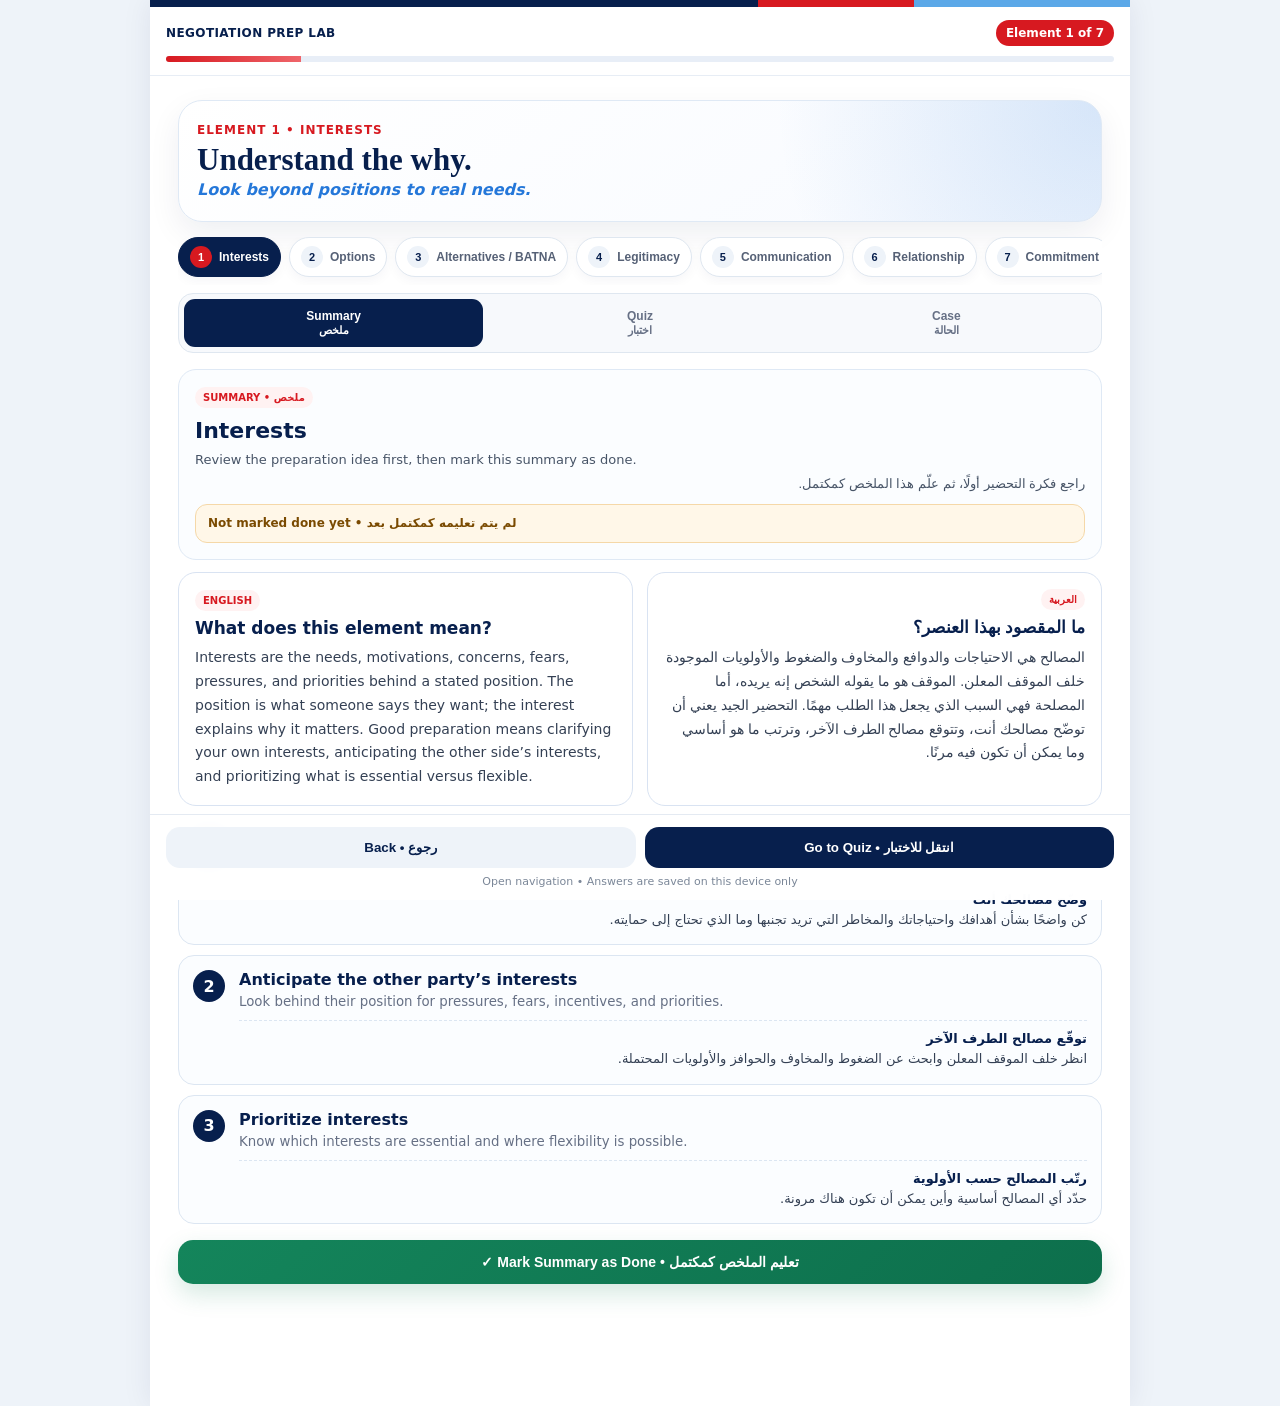
<file: negotiation/index.html>
<!DOCTYPE html>
<html lang="en">
<head>
<meta charset="UTF-8">
<meta name="viewport" content="width=device-width,initial-scale=1.0,viewport-fit=cover">
<meta name="theme-color" content="#071f4d">
<title>Negotiation Prep Lab</title>
<link rel="stylesheet" href="style.css">
</head>
<body>
<div class="app">
  <div class="accent"></div>
  <header>
    <div class="hrow"><div class="brand">Negotiation Prep Lab</div><div id="stepPill" class="pill"></div></div>
    <div class="progress"><span id="progressBar"></span></div>
  </header>
  <main>
    <div class="hero"><div id="kicker" class="kicker"></div><h1 id="hero"></h1><p id="subtitle" class="sub"></p></div>
    <div id="elementTabs" class="element-tabs" aria-label="Negotiation elements"></div>
    <div class="tabs">
      <button id="learnTab" onclick="setSub('learn')">Summary<br><span>ملخص</span></button>
      <button id="quizTab" onclick="setSub('quiz')">Quiz<br><span>اختبار</span></button>
      <button id="activityTab" onclick="setSub('activity')">Case<br><span>الحالة</span></button>
    </div>
    <div id="screen"></div>
  </main>
  <div class="bottom">
    <div class="brow"><button class="btn secondary" onclick="back()">Back • رجوع</button><button id="nextBtn" class="btn primary" onclick="next()">Next • التالي</button></div>
    <div class="mini">Open navigation • Answers are saved on this device only</div>
  </div>
</div>
<script src="app.js"></script>
<script src="open-nav.js"></script>
</body>
</html>
</file>
<file: negotiation/style.css>
:root{--navy:#071f4d;--red:#d71920;--blue:#2477d9;--line:#d9e3f2;--text:#172033;--muted:#667085;--green:#14855b}*{box-sizing:border-box}body{margin:0;background:#eef3f9;color:var(--text);font-family:Inter,system-ui,-apple-system,BlinkMacSystemFont,"Segoe UI",Arial,sans-serif}.app{width:min(100%,560px);min-height:100vh;margin:auto;background:#fff;box-shadow:0 0 28px rgba(7,31,77,.08)}.accent{height:7px;background:linear-gradient(90deg,var(--navy) 0 62%,var(--red) 62% 78%,#5ba8e8 78%)}header{position:sticky;top:0;z-index:20;background:rgba(255,255,255,.97);backdrop-filter:blur(10px);border-bottom:1px solid #e7edf5;padding:13px 16px}.hrow{display:flex;justify-content:space-between;align-items:center;gap:10px}.brand{font-size:12px;font-weight:900;text-transform:uppercase;color:var(--navy);letter-spacing:.4px}.pill{background:var(--red);color:#fff;padding:6px 10px;border-radius:999px;font-size:12px;font-weight:900}.progress{margin-top:10px;height:6px;border-radius:99px;background:#e8eef7;overflow:hidden}.progress span{display:block;height:100%;background:linear-gradient(90deg,var(--red),#ef656a);transition:.3s}main{padding:18px 16px 118px}.hero{padding:22px 18px;border:1px solid #dfe9f5;border-radius:24px;background:radial-gradient(circle at 100% 0,rgba(36,119,217,.16),transparent 35%),linear-gradient(145deg,#fff,#f7faff);box-shadow:0 12px 32px rgba(7,31,77,.07)}.kicker{font-size:12px;font-weight:900;color:var(--red);text-transform:uppercase;letter-spacing:1px}h1{font-family:Georgia,"Times New Roman",serif;color:var(--navy);font-size:31px;line-height:1.05;margin:7px 0 3px}.sub{margin:0;color:var(--blue);font-weight:800;font-style:italic}.element-tabs{display:flex;gap:8px;overflow-x:auto;margin:15px -16px 8px;padding:0 16px 8px;scrollbar-width:none}.element-tabs::-webkit-scrollbar{display:none}.element-tab{flex:0 0 auto;display:flex;align-items:center;gap:7px;border:1px solid #dfe7f0;background:#fff;color:#566176;border-radius:999px;padding:8px 11px;font-weight:900;font-size:12px;cursor:pointer;box-shadow:0 4px 12px rgba(7,31,77,.04)}.element-tab.active{background:var(--navy);color:white;border-color:var(--navy)}.element-tab.done{border-color:#bfe8d7;background:#f1fbf6}.element-tab.done.active{background:linear-gradient(135deg,var(--navy),#0d3d72);border-color:var(--navy)}.et-num{display:grid;place-items:center;width:22px;height:22px;border-radius:50%;background:#eef3f9;color:var(--navy);font-size:11px}.element-tab.active .et-num{background:var(--red);color:#fff}.element-tab.done .et-num{background:var(--green);color:#fff}.et-name{max-width:120px;white-space:nowrap;overflow:hidden;text-overflow:ellipsis}.done-badge{background:#e9fff5;color:#107048;border:1px solid #bfe8d7;border-radius:999px;padding:3px 7px;font-size:10px;font-weight:900}.element-tab.active .done-badge{background:#fff;color:#107048;border-color:#fff}.tabs{display:grid;grid-template-columns:repeat(3,1fr);gap:7px;margin:8px 0 16px;padding:5px;border:1px solid #dfe7f0;border-radius:15px;background:#f7f9fc}.tabs button{border:0;border-radius:11px;padding:10px 4px;background:transparent;color:#667085;font-weight:900;cursor:pointer;font-size:12px;position:relative}.tabs button.active{background:var(--navy);color:#fff}.tabs span{font-size:11px}.mini-done{display:inline-block;margin-top:5px;background:#e9fff5;color:#107048;border-radius:999px;padding:2px 6px;font-size:9px;font-weight:900}.tabs button.active .mini-done{background:#fff;color:#107048}.section-head{border:1px solid #dfe9f5;border-radius:18px;background:#fbfdff;padding:16px;margin-top:12px}.section-head h2{margin:3px 0 7px;color:var(--navy);font-size:22px}.section-head p{font-size:13px;line-height:1.55;color:#475467;margin:4px 0}.card{border:1px solid var(--line);border-radius:18px;padding:16px;background:#fff;margin-top:12px}.card h3{margin:0 0 8px;color:var(--navy);font-size:17px}.card p{font-size:14px;line-height:1.7;color:#344054;margin:0}.ar{direction:rtl;text-align:right;font-family:Tahoma,Arial,sans-serif}.lang{display:inline-block;background:#fff2f2;color:var(--red);padding:5px 8px;border-radius:99px;font-size:10px;font-weight:900;margin-bottom:7px}.point{display:grid;grid-template-columns:36px 1fr;gap:10px;padding:14px;border:1px solid #dce6f2;border-radius:16px;background:#fbfdff;margin-top:10px}.num{width:32px;height:32px;border-radius:50%;display:grid;place-items:center;background:var(--navy);color:#fff;font-weight:900}.point b{color:var(--navy)}.point small{display:block;color:var(--muted);line-height:1.5;margin-top:3px}.arline{margin-top:8px;padding-top:8px;border-top:1px dashed #dce6f2;direction:rtl;text-align:right;font-size:13px;line-height:1.55;color:#344054}.case-title{color:var(--red);font-weight:900;font-size:12px;text-transform:uppercase;letter-spacing:.7px;margin-bottom:7px}.task{background:#f8fbff}.qen{font-size:14px;font-weight:900;color:var(--navy);line-height:1.5;margin-bottom:5px}.qar{font-size:14px;font-weight:800;color:#344054;direction:rtl;text-align:right;line-height:1.6;margin-bottom:9px}textarea{width:100%;min-height:104px;border:1.5px solid #ccd8e8;border-radius:13px;padding:12px;font:inherit;font-size:14px;resize:vertical;outline:none}textarea:focus{border-color:var(--blue);box-shadow:0 0 0 3px rgba(36,119,217,.08)}.save{margin-top:14px;color:var(--green);font-size:12px;font-weight:900}.quiz-mini-progress{height:7px;background:#e8eef7;border-radius:99px;overflow:hidden;margin:14px 0 8px}.quiz-mini-progress span{display:block;height:100%;background:linear-gradient(90deg,var(--red),#ef656a);transition:.25s}.quiz-count{font-size:12px;font-weight:900;color:#667085;text-align:center;margin-bottom:9px}.quiz-slide{will-change:transform,opacity}.slide-in-right{animation:slideInRight .28s ease both}.slide-in-left{animation:slideInLeft .28s ease both}.slide-out-left{animation:slideOutLeft .26s ease both}@keyframes slideInRight{from{opacity:0;transform:translateX(38px)}to{opacity:1;transform:translateX(0)}}@keyframes slideInLeft{from{opacity:0;transform:translateX(-38px)}to{opacity:1;transform:translateX(0)}}@keyframes slideOutLeft{from{opacity:1;transform:translateX(0)}to{opacity:0;transform:translateX(-42px)}}.quiz-card{border:1px solid var(--line);border-radius:18px;padding:16px;background:#fff;margin-top:12px}.quiz-card.single{box-shadow:0 12px 28px rgba(7,31,77,.08)}.quiz-q{font-weight:900;color:var(--navy);font-size:15px;line-height:1.5}.opts{display:grid;gap:9px;margin-top:12px}.opt{border:1.5px solid #ccd8e8;background:#fff;border-radius:13px;padding:12px;text-align:left;font:inherit;font-size:14px;cursor:pointer;color:var(--text)}.opt:hover{border-color:var(--blue);background:#f8fbff}.opt.correct{border-color:#19a66a;background:#eefbf5}.opt.wrong{border-color:#e14b52;background:#fff2f3}.feedback{display:none;margin-top:10px;padding:10px 12px;border-radius:11px;font-size:12px;line-height:1.5}.feedback.show{display:block}.feedback.good{background:#eefbf5;color:#126b49}.feedback.bad{background:#fff2f3;color:#9b2931}.free-note{font-size:12px;color:#667085;text-align:center;margin-top:12px;line-height:1.5}.result{margin-top:16px;border-radius:18px;padding:16px;background:linear-gradient(145deg,#071f4d,#12356f);color:#fff;text-align:center}.score{font-size:34px;font-weight:900;margin:4px 0}.racts{display:flex;gap:9px;margin-top:13px}.racts button{flex:1;border:0;border-radius:12px;padding:11px;font-weight:900;cursor:pointer}.retry{background:#eef3f9;color:var(--navy)}.continue{background:var(--red);color:#fff}.done-status,.pending-status,.submit-note{margin-top:10px;border-radius:12px;padding:10px 12px;font-size:12px;font-weight:900;line-height:1.45}.done-status,.submit-note{background:#eefbf5;color:#126b49;border:1px solid #bfe8d7}.done-status.light{background:rgba(255,255,255,.12);color:#fff;border:1px solid rgba(255,255,255,.3)}.pending-status{background:#fff7e8;color:#7a4a00;border:1px solid #f5d8a8}.done-action{display:block;width:100%;margin:16px 0 2px;border:0;border-radius:15px;background:linear-gradient(135deg,#14855b,#0d6f4c);color:#fff;padding:14px 16px;font-weight:900;font-size:14px;cursor:pointer;box-shadow:0 10px 24px rgba(20,133,91,.18)}.done-action.submit{background:linear-gradient(135deg,var(--navy),#0d3d72)}.bottom{position:fixed;left:50%;bottom:0;transform:translateX(-50%);width:min(100%,560px);padding:12px 16px calc(12px + env(safe-area-inset-bottom));background:rgba(255,255,255,.97);border-top:1px solid #e4eaf2;backdrop-filter:blur(10px)}.brow{display:flex;gap:9px}.btn{flex:1;border:0;border-radius:14px;padding:13px 12px;font-weight:900;cursor:pointer}.secondary{background:#eef3f9;color:var(--navy)}.primary{background:var(--navy);color:#fff}.mini{margin-top:7px;text-align:center;color:#7b8798;font-size:11px}@media(min-width:760px){.app,.bottom{width:min(100%,980px)}main{padding:24px 28px 120px}.bilingual{display:grid;grid-template-columns:1fr 1fr;gap:14px}.element-tabs{margin-left:0;margin-right:0;padding-left:0;padding-right:0}}
</file>
